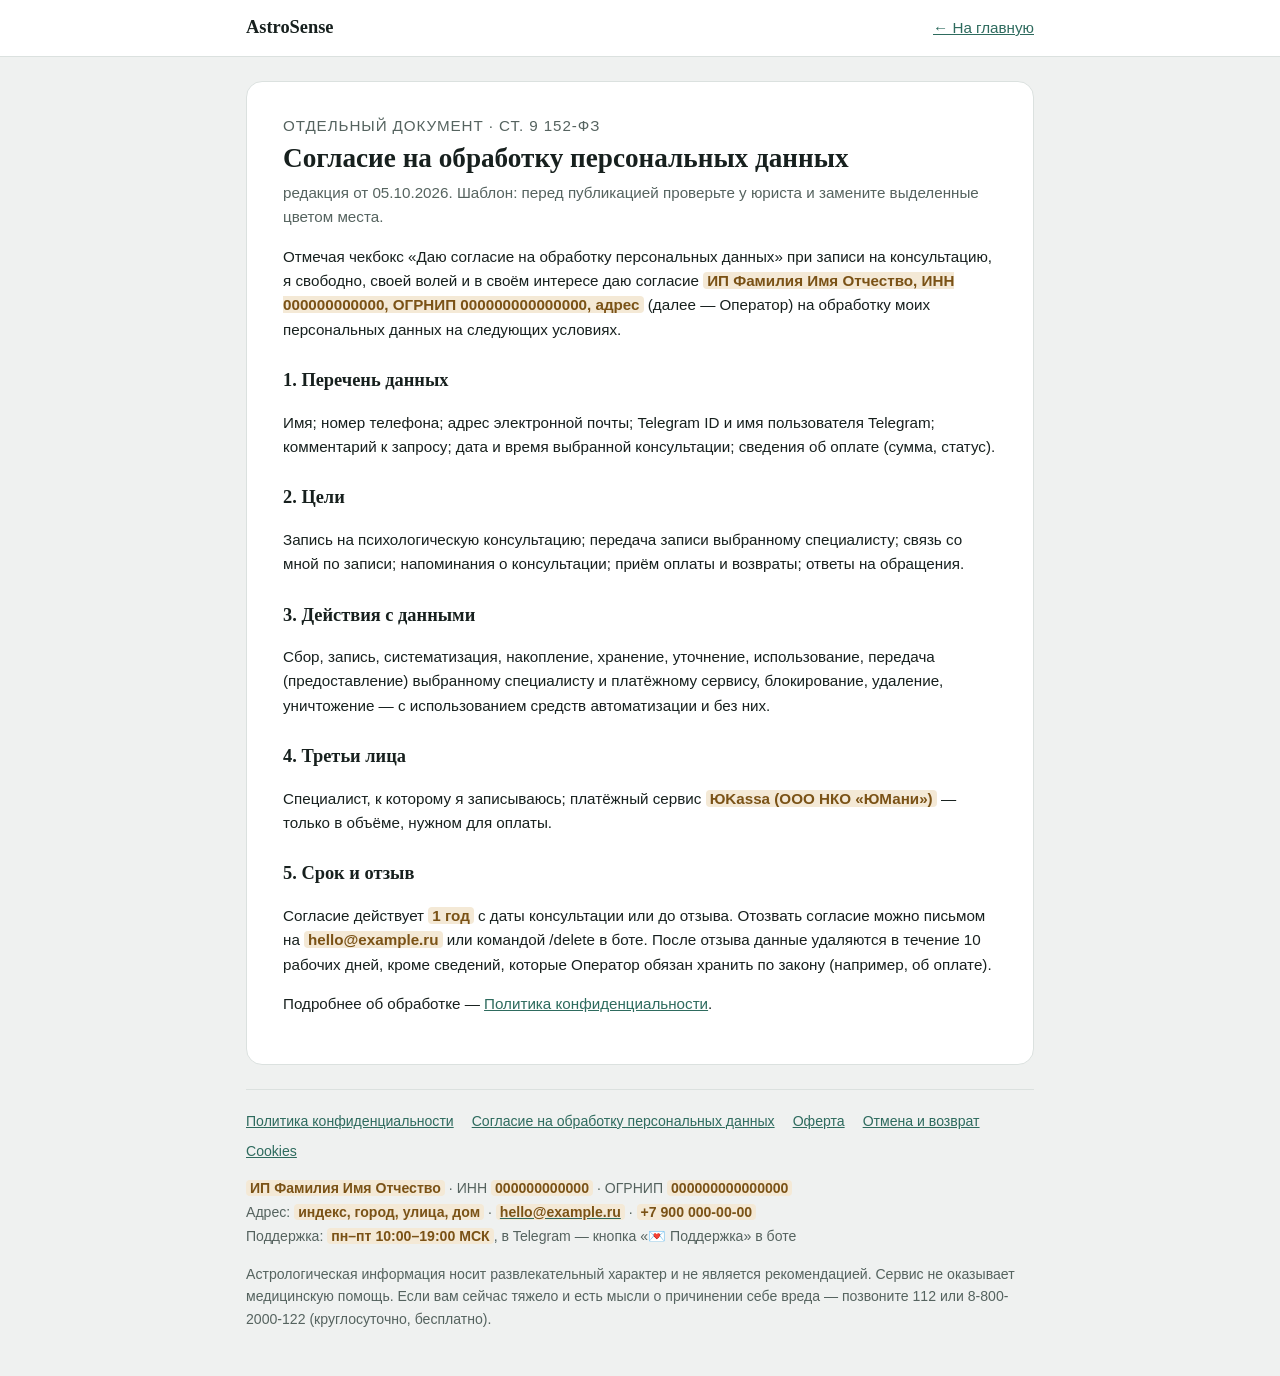
<file: consent.html>
<!doctype html>
<html lang="ru">
<head>
<meta charset="utf-8">
<meta name="viewport" content="width=device-width, initial-scale=1">
<title>Согласие на обработку персональных данных — AstroSense</title>
<link rel="stylesheet" href="legal.css">
</head>
<body>
<a class="skip" href="#doc">К тексту документа</a>
<header class="site-head"><div class="wrap">
  <a class="brand" href="./">AstroSense</a>
  <a class="back" href="./">← На главную</a>
</div></header>
<main id="doc" class="wrap">
<article class="doc">
<p class="eyebrow">Отдельный документ · ст. 9 152-ФЗ</p>
<h1>Согласие на обработку персональных данных</h1>
<p class="meta">редакция от 05.10.2026. Шаблон: перед публикацией проверьте у юриста и замените выделенные цветом места.</p>
<p>Отмечая чекбокс «Даю согласие на обработку персональных данных» при записи на консультацию, я свободно,
своей волей и в своём интересе даю согласие <mark>ИП Фамилия Имя Отчество, ИНН 000000000000, ОГРНИП 000000000000000, адрес</mark> (далее — Оператор) на обработку моих персональных данных
на следующих условиях.</p>

<h2>1. Перечень данных</h2>
<p>Имя; номер телефона; адрес электронной почты; Telegram ID и имя пользователя Telegram; комментарий к запросу;
дата и время выбранной консультации; сведения об оплате (сумма, статус).</p>

<h2>2. Цели</h2>
<p>Запись на психологическую консультацию; передача записи выбранному специалисту; связь со мной по записи;
напоминания о консультации; приём оплаты и возвраты; ответы на обращения.</p>

<h2>3. Действия с данными</h2>
<p>Сбор, запись, систематизация, накопление, хранение, уточнение, использование, передача (предоставление)
выбранному специалисту и платёжному сервису, блокирование, удаление, уничтожение — с использованием средств
автоматизации и без них.</p>

<h2>4. Третьи лица</h2>
<p>Специалист, к которому я записываюсь; платёжный сервис <mark>ЮKassa (ООО НКО «ЮМани»)</mark> —
только в объёме, нужном для оплаты.</p>

<h2>5. Срок и отзыв</h2>
<p>Согласие действует <mark>1 год</mark> с даты консультации или до отзыва. Отозвать согласие можно письмом на
<mark>hello@example.ru</mark> или командой /delete в боте. После отзыва данные удаляются в течение 10 рабочих дней,
кроме сведений, которые Оператор обязан хранить по закону (например, об оплате).</p>

<p>Подробнее об обработке — <a href="privacy.html">Политика конфиденциальности</a>.</p>
</article>
</main>
<div class="wrap">
<footer class="site-foot">
  <nav class="doc-links" aria-label="Документы">
    <a href="privacy.html">Политика конфиденциальности</a>
    <a href="consent.html">Согласие на обработку персональных данных</a>
    <a href="terms.html">Оферта</a>
    <a href="refund.html">Отмена и возврат</a>
    <a href="cookies.html">Cookies</a>
  </nav>
  <p class="company">
    <mark>ИП Фамилия Имя Отчество</mark> · ИНН <mark>000000000000</mark> · ОГРНИП <mark>000000000000000</mark><br>
    Адрес: <mark>индекс, город, улица, дом</mark> · <a href="mailto:hello@example.ru"><mark>hello@example.ru</mark></a> ·
    <mark>+7 900 000-00-00</mark><br>
    Поддержка: <mark>пн–пт 10:00–19:00 МСК</mark>, в Telegram — кнопка «💌 Поддержка» в боте
  </p>
  <p>Астрологическая информация носит развлекательный характер и не является рекомендацией.
  Сервис не оказывает медицинскую помощь. Если вам сейчас тяжело и есть мысли о причинении себе вреда —
  позвоните 112 или 8-800-2000-122 (круглосуточно, бесплатно).</p>
</footer>
</div>
</body>
</html>
</file>
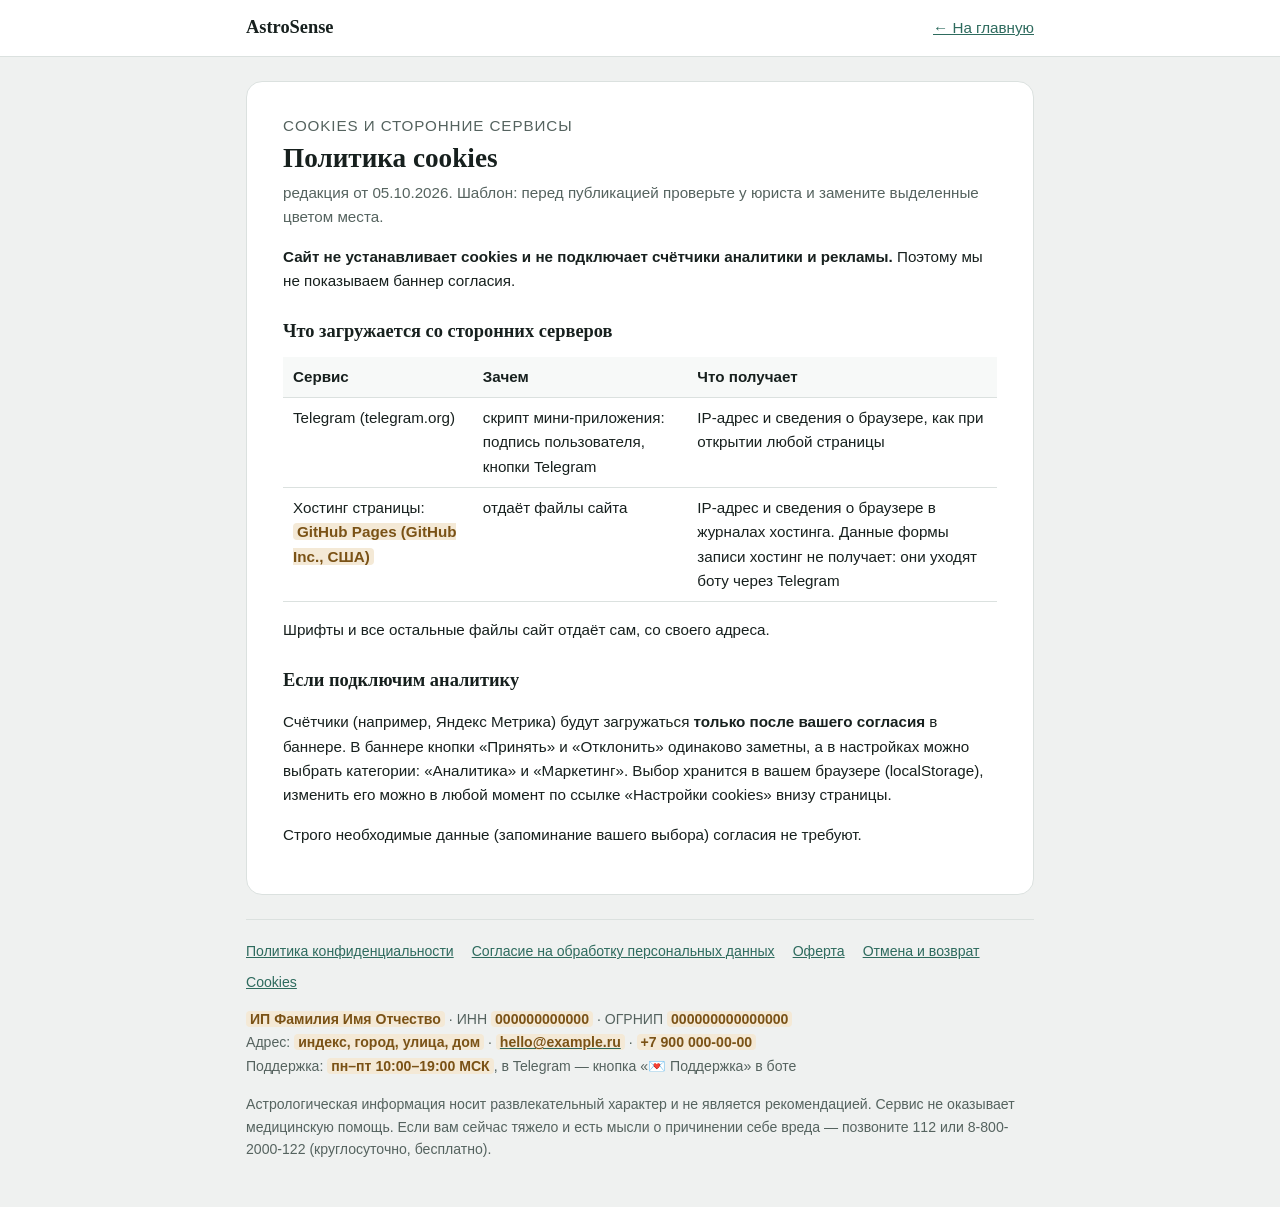
<file: cookies.html>
<!doctype html>
<html lang="ru">
<head>
<meta charset="utf-8">
<meta name="viewport" content="width=device-width, initial-scale=1">
<title>Политика cookies — AstroSense</title>
<link rel="stylesheet" href="legal.css">
</head>
<body>
<a class="skip" href="#doc">К тексту документа</a>
<header class="site-head"><div class="wrap">
  <a class="brand" href="./">AstroSense</a>
  <a class="back" href="./">← На главную</a>
</div></header>
<main id="doc" class="wrap">
<article class="doc">
<p class="eyebrow">Cookies и сторонние сервисы</p>
<h1>Политика cookies</h1>
<p class="meta">редакция от 05.10.2026. Шаблон: перед публикацией проверьте у юриста и замените выделенные цветом места.</p>
<p><b>Сайт не устанавливает cookies и не подключает счётчики аналитики и рекламы.</b>
Поэтому мы не показываем баннер согласия.</p>

<h2>Что загружается со сторонних серверов</h2>
<table>
<thead><tr><th>Сервис</th><th>Зачем</th><th>Что получает</th></tr></thead>
<tbody>
<tr><td data-label="Сервис">Telegram (telegram.org)</td><td data-label="Зачем">скрипт мини-приложения: подпись пользователя, кнопки Telegram</td><td data-label="Что получает">IP-адрес и сведения о браузере, как при открытии любой страницы</td></tr>
<tr><td data-label="Сервис">Хостинг страницы: <mark>GitHub Pages (GitHub Inc., США)</mark></td><td data-label="Зачем">отдаёт файлы сайта</td><td data-label="Что получает">IP-адрес и сведения о браузере в журналах хостинга. Данные формы записи хостинг не получает: они уходят боту через Telegram</td></tr>
</tbody>
</table>
<p>Шрифты и все остальные файлы сайт отдаёт сам, со своего адреса.</p>

<h2>Если подключим аналитику</h2>
<p>Счётчики (например, Яндекс Метрика) будут загружаться <b>только после вашего согласия</b> в баннере.
В баннере кнопки «Принять» и «Отклонить» одинаково заметны, а в настройках можно выбрать категории:
«Аналитика» и «Маркетинг». Выбор хранится в вашем браузере (localStorage), изменить его можно в любой момент
по ссылке «Настройки cookies» внизу страницы.</p>
<p>Строго необходимые данные (запоминание вашего выбора) согласия не требуют.</p>
</article>
</main>
<div class="wrap">
<footer class="site-foot">
  <nav class="doc-links" aria-label="Документы">
    <a href="privacy.html">Политика конфиденциальности</a>
    <a href="consent.html">Согласие на обработку персональных данных</a>
    <a href="terms.html">Оферта</a>
    <a href="refund.html">Отмена и возврат</a>
    <a href="cookies.html">Cookies</a>
  </nav>
  <p class="company">
    <mark>ИП Фамилия Имя Отчество</mark> · ИНН <mark>000000000000</mark> · ОГРНИП <mark>000000000000000</mark><br>
    Адрес: <mark>индекс, город, улица, дом</mark> · <a href="mailto:hello@example.ru"><mark>hello@example.ru</mark></a> ·
    <mark>+7 900 000-00-00</mark><br>
    Поддержка: <mark>пн–пт 10:00–19:00 МСК</mark>, в Telegram — кнопка «💌 Поддержка» в боте
  </p>
  <p>Астрологическая информация носит развлекательный характер и не является рекомендацией.
  Сервис не оказывает медицинскую помощь. Если вам сейчас тяжело и есть мысли о причинении себе вреда —
  позвоните 112 или 8-800-2000-122 (круглосуточно, бесплатно).</p>
</footer>
</div>
</body>
</html>
</file>
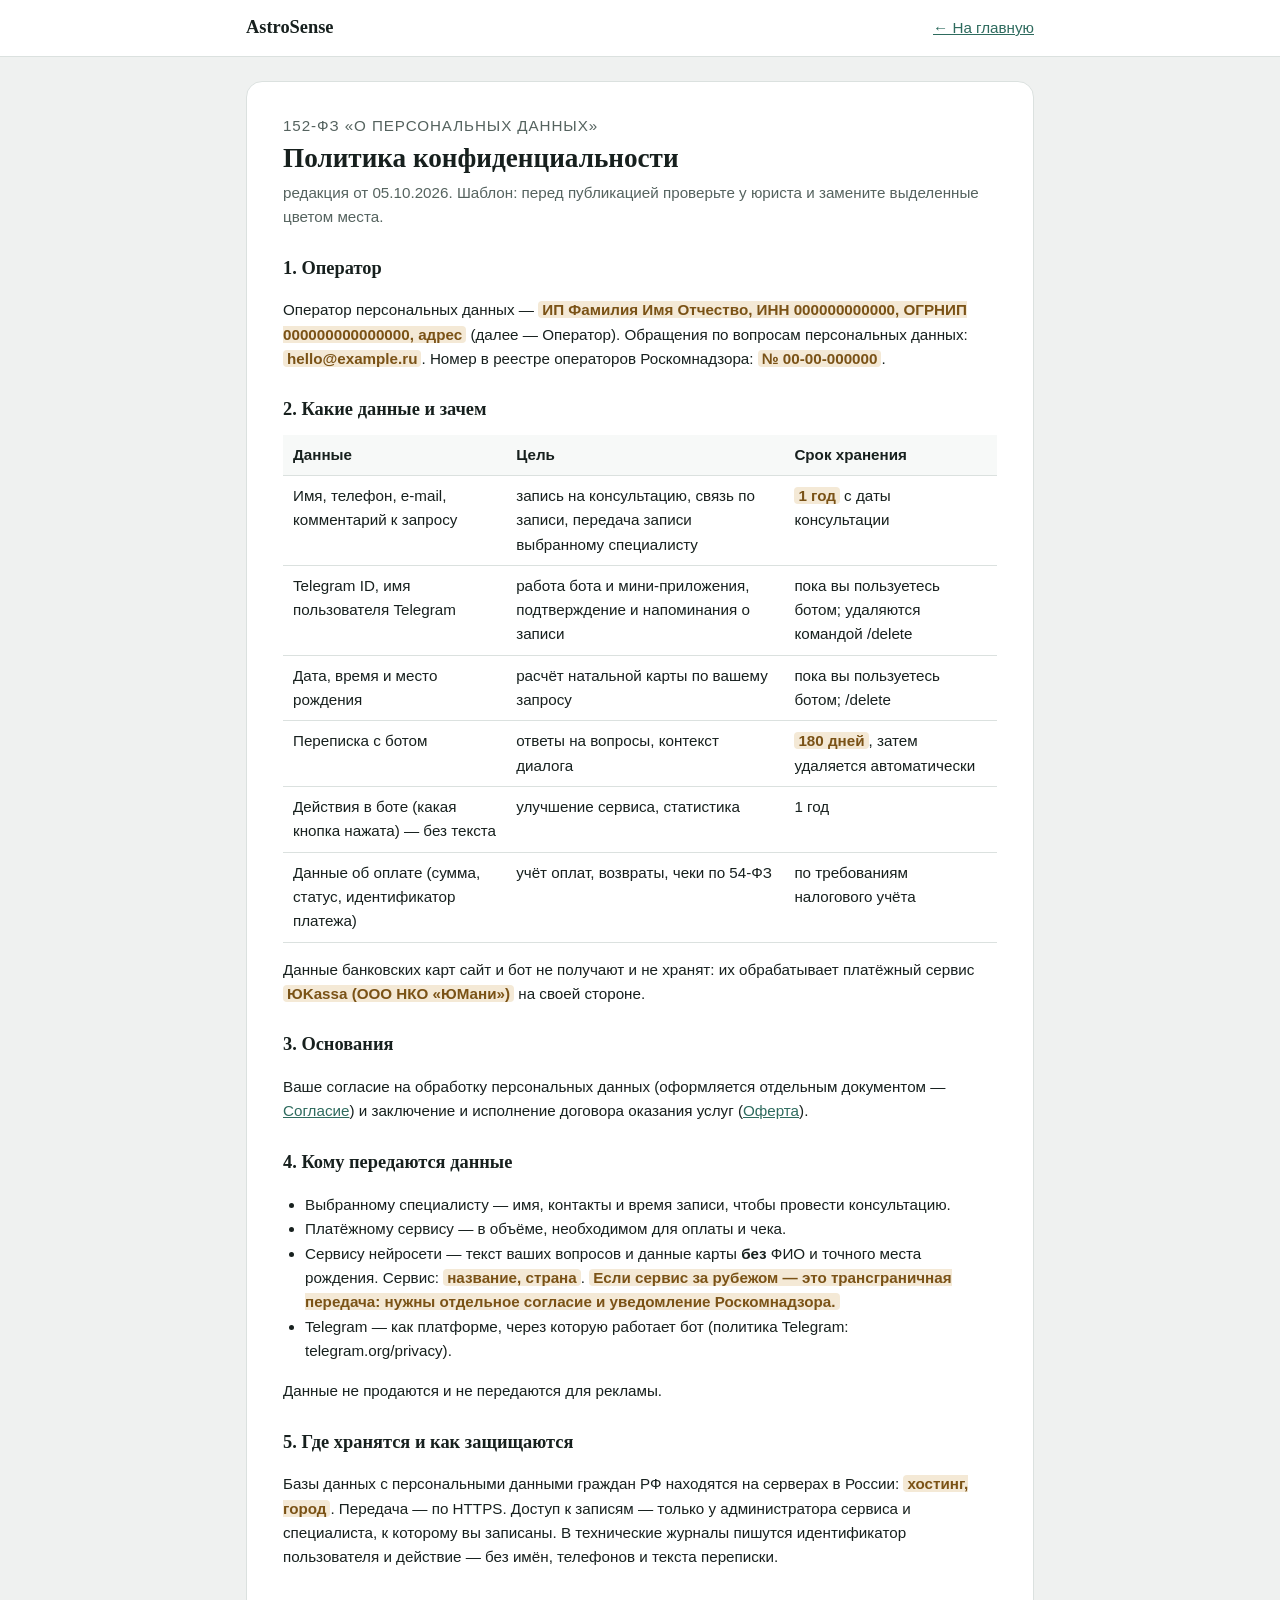
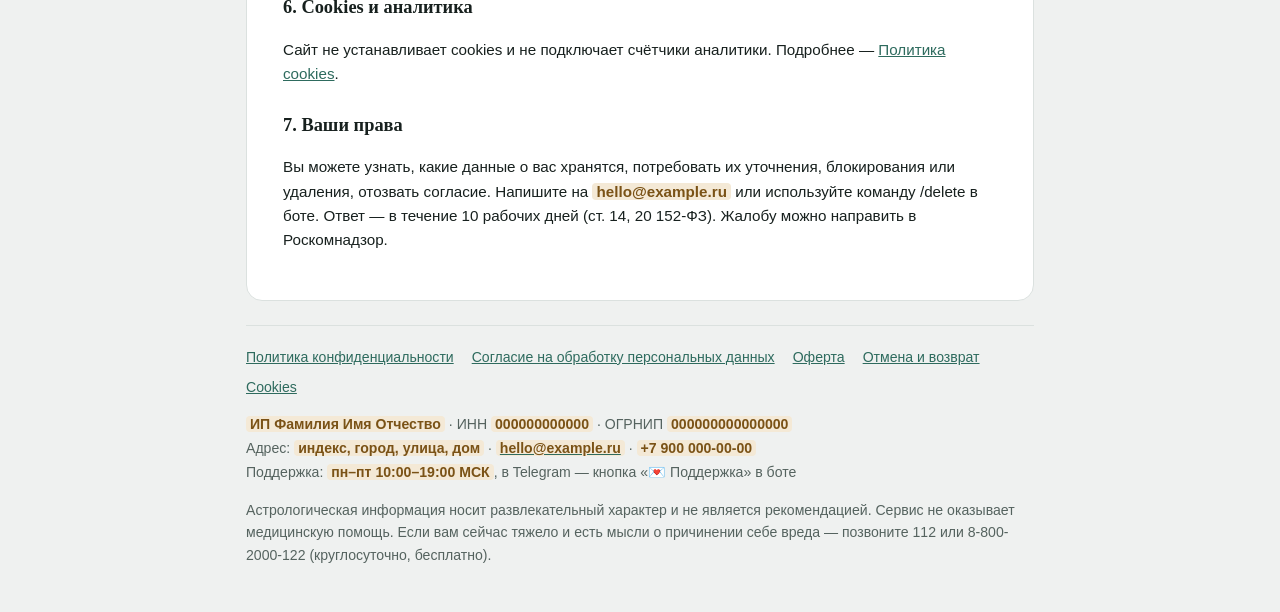
<file: privacy.html>
<!doctype html>
<html lang="ru">
<head>
<meta charset="utf-8">
<meta name="viewport" content="width=device-width, initial-scale=1">
<title>Политика конфиденциальности — AstroSense</title>
<link rel="stylesheet" href="legal.css">
</head>
<body>
<a class="skip" href="#doc">К тексту документа</a>
<header class="site-head"><div class="wrap">
  <a class="brand" href="./">AstroSense</a>
  <a class="back" href="./">← На главную</a>
</div></header>
<main id="doc" class="wrap">
<article class="doc">
<p class="eyebrow">152-ФЗ «О персональных данных»</p>
<h1>Политика конфиденциальности</h1>
<p class="meta">редакция от 05.10.2026. Шаблон: перед публикацией проверьте у юриста и замените выделенные цветом места.</p>
<h2>1. Оператор</h2>
<p>Оператор персональных данных — <mark>ИП Фамилия Имя Отчество, ИНН 000000000000, ОГРНИП 000000000000000, адрес</mark> (далее — Оператор). Обращения по вопросам персональных данных:
<mark>hello@example.ru</mark>. Номер в реестре операторов Роскомнадзора: <mark>№ 00-00-000000</mark>.</p>

<h2>2. Какие данные и зачем</h2>
<table>
<thead><tr><th>Данные</th><th>Цель</th><th>Срок хранения</th></tr></thead>
<tbody>
<tr><td data-label="Данные">Имя, телефон, e-mail, комментарий к запросу</td><td data-label="Цель">запись на консультацию, связь по записи, передача записи выбранному специалисту</td><td data-label="Срок хранения"><mark>1 год</mark> с даты консультации</td></tr>
<tr><td data-label="Данные">Telegram ID, имя пользователя Telegram</td><td data-label="Цель">работа бота и мини-приложения, подтверждение и напоминания о записи</td><td data-label="Срок хранения">пока вы пользуетесь ботом; удаляются командой /delete</td></tr>
<tr><td data-label="Данные">Дата, время и место рождения</td><td data-label="Цель">расчёт натальной карты по вашему запросу</td><td data-label="Срок хранения">пока вы пользуетесь ботом; /delete</td></tr>
<tr><td data-label="Данные">Переписка с ботом</td><td data-label="Цель">ответы на вопросы, контекст диалога</td><td data-label="Срок хранения"><mark>180 дней</mark>, затем удаляется автоматически</td></tr>
<tr><td data-label="Данные">Действия в боте (какая кнопка нажата) — без текста</td><td data-label="Цель">улучшение сервиса, статистика</td><td data-label="Срок хранения">1 год</td></tr>
<tr><td data-label="Данные">Данные об оплате (сумма, статус, идентификатор платежа)</td><td data-label="Цель">учёт оплат, возвраты, чеки по 54-ФЗ</td><td data-label="Срок хранения">по требованиям налогового учёта</td></tr>
</tbody>
</table>
<p>Данные банковских карт сайт и бот не получают и не хранят: их обрабатывает платёжный сервис
<mark>ЮKassa (ООО НКО «ЮМани»)</mark> на своей стороне.</p>

<h2>3. Основания</h2>
<p>Ваше согласие на обработку персональных данных (оформляется отдельным документом — <a href="consent.html">Согласие</a>)
и заключение и исполнение договора оказания услуг (<a href="terms.html">Оферта</a>).</p>

<h2>4. Кому передаются данные</h2>
<ul>
<li>Выбранному специалисту — имя, контакты и время записи, чтобы провести консультацию.</li>
<li>Платёжному сервису — в объёме, необходимом для оплаты и чека.</li>
<li>Сервису нейросети — текст ваших вопросов и данные карты <b>без</b> ФИО и точного места рождения.
Сервис: <mark>название, страна</mark>. <mark>Если сервис за рубежом — это трансграничная передача: нужны
отдельное согласие и уведомление Роскомнадзора.</mark></li>
<li>Telegram — как платформе, через которую работает бот (политика Telegram: telegram.org/privacy).</li>
</ul>
<p>Данные не продаются и не передаются для рекламы.</p>

<h2>5. Где хранятся и как защищаются</h2>
<p>Базы данных с персональными данными граждан РФ находятся на серверах в России: <mark>хостинг, город</mark>.
Передача — по HTTPS. Доступ к записям — только у администратора сервиса и специалиста, к которому вы записаны.
В технические журналы пишутся идентификатор пользователя и действие — без имён, телефонов и текста переписки.</p>

<h2>6. Cookies и аналитика</h2>
<p>Сайт не устанавливает cookies и не подключает счётчики аналитики. Подробнее — <a href="cookies.html">Политика cookies</a>.</p>

<h2>7. Ваши права</h2>
<p>Вы можете узнать, какие данные о вас хранятся, потребовать их уточнения, блокирования или удаления, отозвать
согласие. Напишите на <mark>hello@example.ru</mark> или используйте команду /delete в боте. Ответ — в течение 10 рабочих дней
(ст. 14, 20 152-ФЗ). Жалобу можно направить в Роскомнадзор.</p>
</article>
</main>
<div class="wrap">
<footer class="site-foot">
  <nav class="doc-links" aria-label="Документы">
    <a href="privacy.html">Политика конфиденциальности</a>
    <a href="consent.html">Согласие на обработку персональных данных</a>
    <a href="terms.html">Оферта</a>
    <a href="refund.html">Отмена и возврат</a>
    <a href="cookies.html">Cookies</a>
  </nav>
  <p class="company">
    <mark>ИП Фамилия Имя Отчество</mark> · ИНН <mark>000000000000</mark> · ОГРНИП <mark>000000000000000</mark><br>
    Адрес: <mark>индекс, город, улица, дом</mark> · <a href="mailto:hello@example.ru"><mark>hello@example.ru</mark></a> ·
    <mark>+7 900 000-00-00</mark><br>
    Поддержка: <mark>пн–пт 10:00–19:00 МСК</mark>, в Telegram — кнопка «💌 Поддержка» в боте
  </p>
  <p>Астрологическая информация носит развлекательный характер и не является рекомендацией.
  Сервис не оказывает медицинскую помощь. Если вам сейчас тяжело и есть мысли о причинении себе вреда —
  позвоните 112 или 8-800-2000-122 (круглосуточно, бесплатно).</p>
</footer>
</div>
</body>
</html>
</file>
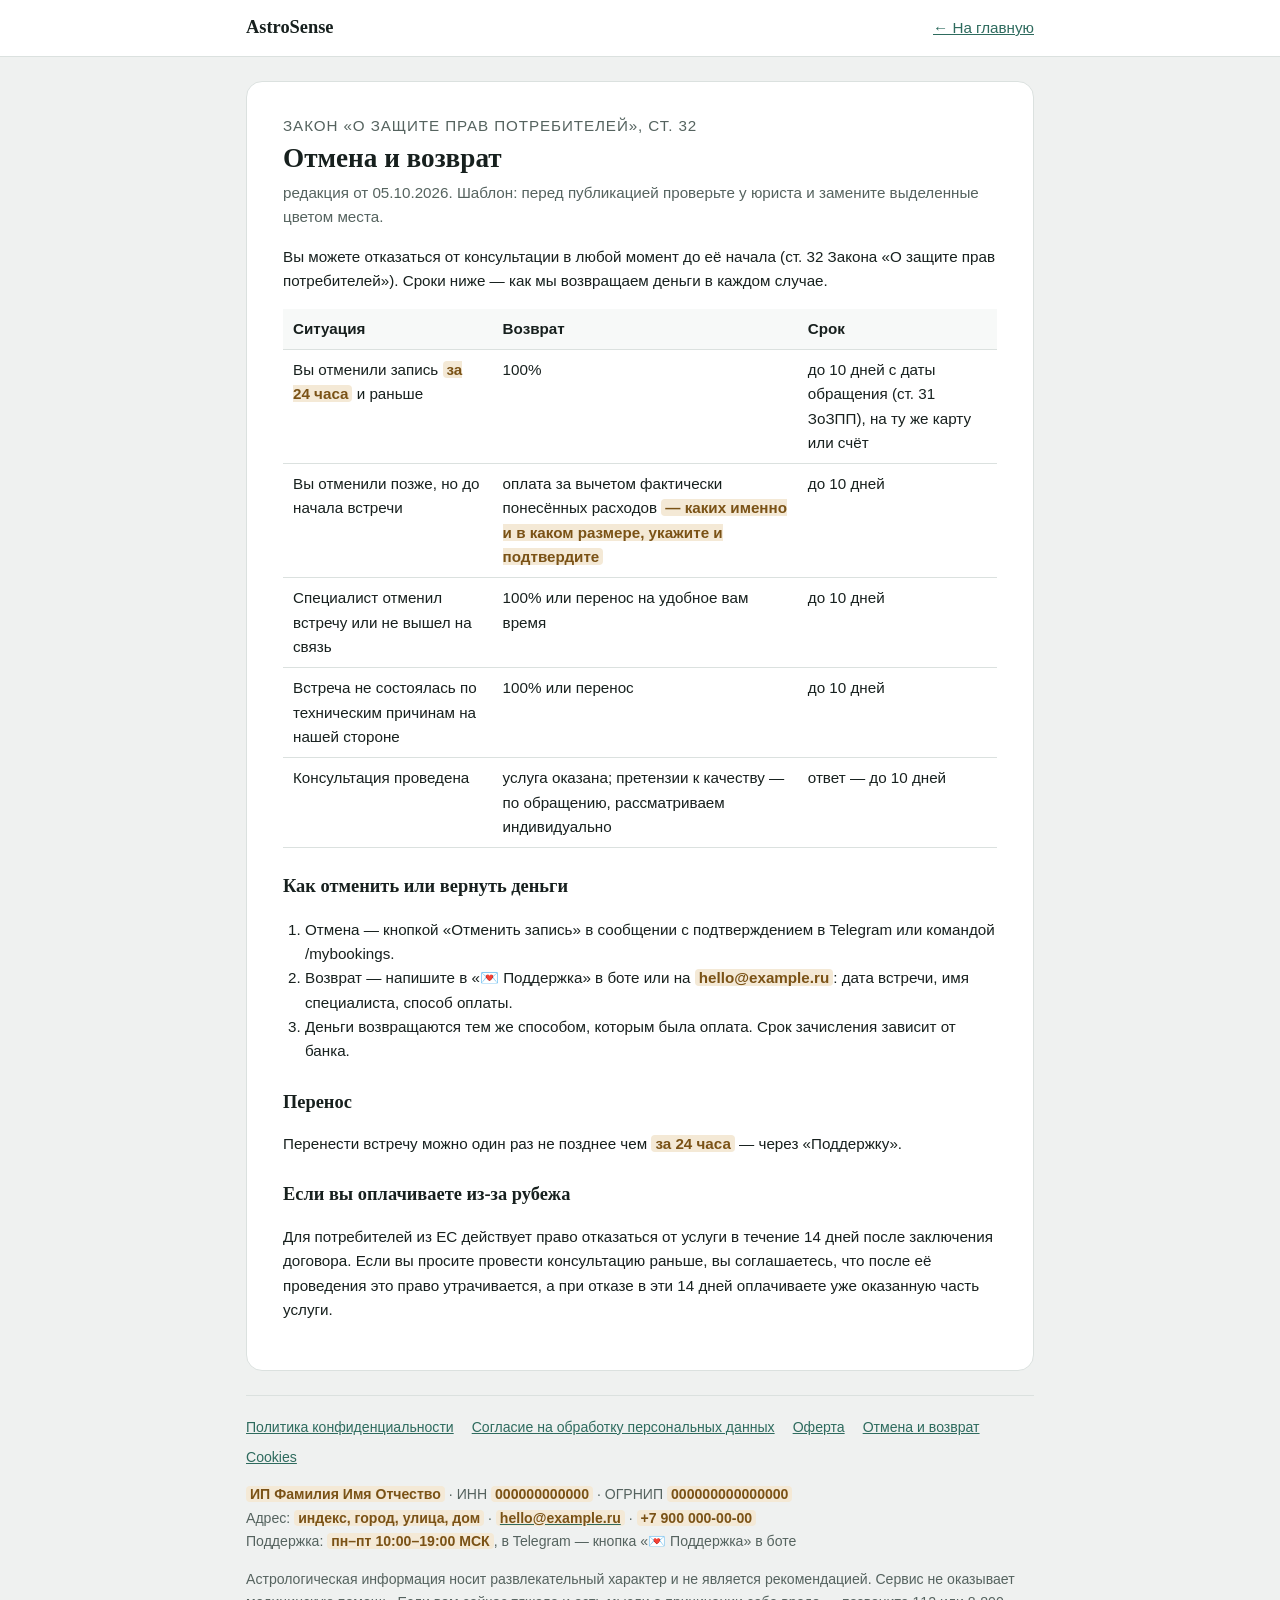
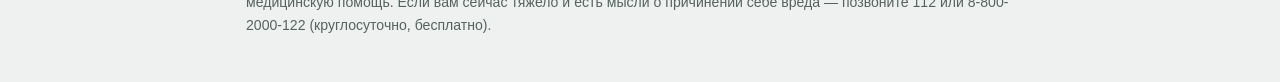
<file: refund.html>
<!doctype html>
<html lang="ru">
<head>
<meta charset="utf-8">
<meta name="viewport" content="width=device-width, initial-scale=1">
<title>Отмена и возврат — AstroSense</title>
<link rel="stylesheet" href="legal.css">
</head>
<body>
<a class="skip" href="#doc">К тексту документа</a>
<header class="site-head"><div class="wrap">
  <a class="brand" href="./">AstroSense</a>
  <a class="back" href="./">← На главную</a>
</div></header>
<main id="doc" class="wrap">
<article class="doc">
<p class="eyebrow">Закон «О защите прав потребителей», ст. 32</p>
<h1>Отмена и возврат</h1>
<p class="meta">редакция от 05.10.2026. Шаблон: перед публикацией проверьте у юриста и замените выделенные цветом места.</p>
<p>Вы можете отказаться от консультации в любой момент до её начала (ст. 32 Закона «О защите прав
потребителей»). Сроки ниже — как мы возвращаем деньги в каждом случае.</p>

<table>
<thead><tr><th>Ситуация</th><th>Возврат</th><th>Срок</th></tr></thead>
<tbody>
<tr><td data-label="Ситуация">Вы отменили запись <mark>за 24 часа</mark> и раньше</td><td data-label="Возврат">100%</td><td data-label="Срок">до 10 дней с даты обращения (ст. 31 ЗоЗПП), на ту же карту или счёт</td></tr>
<tr><td data-label="Ситуация">Вы отменили позже, но до начала встречи</td><td data-label="Возврат">оплата за вычетом фактически понесённых расходов <mark>— каких именно и в каком размере, укажите и подтвердите</mark></td><td data-label="Срок">до 10 дней</td></tr>
<tr><td data-label="Ситуация">Специалист отменил встречу или не вышел на связь</td><td data-label="Возврат">100% или перенос на удобное вам время</td><td data-label="Срок">до 10 дней</td></tr>
<tr><td data-label="Ситуация">Встреча не состоялась по техническим причинам на нашей стороне</td><td data-label="Возврат">100% или перенос</td><td data-label="Срок">до 10 дней</td></tr>
<tr><td data-label="Ситуация">Консультация проведена</td><td data-label="Возврат">услуга оказана; претензии к качеству — по обращению, рассматриваем индивидуально</td><td data-label="Срок">ответ — до 10 дней</td></tr>
</tbody>
</table>

<h2>Как отменить или вернуть деньги</h2>
<ol>
<li>Отмена — кнопкой «Отменить запись» в сообщении с подтверждением в Telegram или командой /mybookings.</li>
<li>Возврат — напишите в «💌 Поддержка» в боте или на <mark>hello@example.ru</mark>: дата встречи, имя специалиста, способ оплаты.</li>
<li>Деньги возвращаются тем же способом, которым была оплата. Срок зачисления зависит от банка.</li>
</ol>

<h2>Перенос</h2>
<p>Перенести встречу можно один раз не позднее чем <mark>за 24 часа</mark> — через «Поддержку».</p>

<h2>Если вы оплачиваете из-за рубежа</h2>
<p>Для потребителей из ЕС действует право отказаться от услуги в течение 14 дней после заключения договора.
Если вы просите провести консультацию раньше, вы соглашаетесь, что после её проведения это право утрачивается,
а при отказе в эти 14 дней оплачиваете уже оказанную часть услуги.</p>
</article>
</main>
<div class="wrap">
<footer class="site-foot">
  <nav class="doc-links" aria-label="Документы">
    <a href="privacy.html">Политика конфиденциальности</a>
    <a href="consent.html">Согласие на обработку персональных данных</a>
    <a href="terms.html">Оферта</a>
    <a href="refund.html">Отмена и возврат</a>
    <a href="cookies.html">Cookies</a>
  </nav>
  <p class="company">
    <mark>ИП Фамилия Имя Отчество</mark> · ИНН <mark>000000000000</mark> · ОГРНИП <mark>000000000000000</mark><br>
    Адрес: <mark>индекс, город, улица, дом</mark> · <a href="mailto:hello@example.ru"><mark>hello@example.ru</mark></a> ·
    <mark>+7 900 000-00-00</mark><br>
    Поддержка: <mark>пн–пт 10:00–19:00 МСК</mark>, в Telegram — кнопка «💌 Поддержка» в боте
  </p>
  <p>Астрологическая информация носит развлекательный характер и не является рекомендацией.
  Сервис не оказывает медицинскую помощь. Если вам сейчас тяжело и есть мысли о причинении себе вреда —
  позвоните 112 или 8-800-2000-122 (круглосуточно, бесплатно).</p>
</footer>
</div>
</body>
</html>
</file>
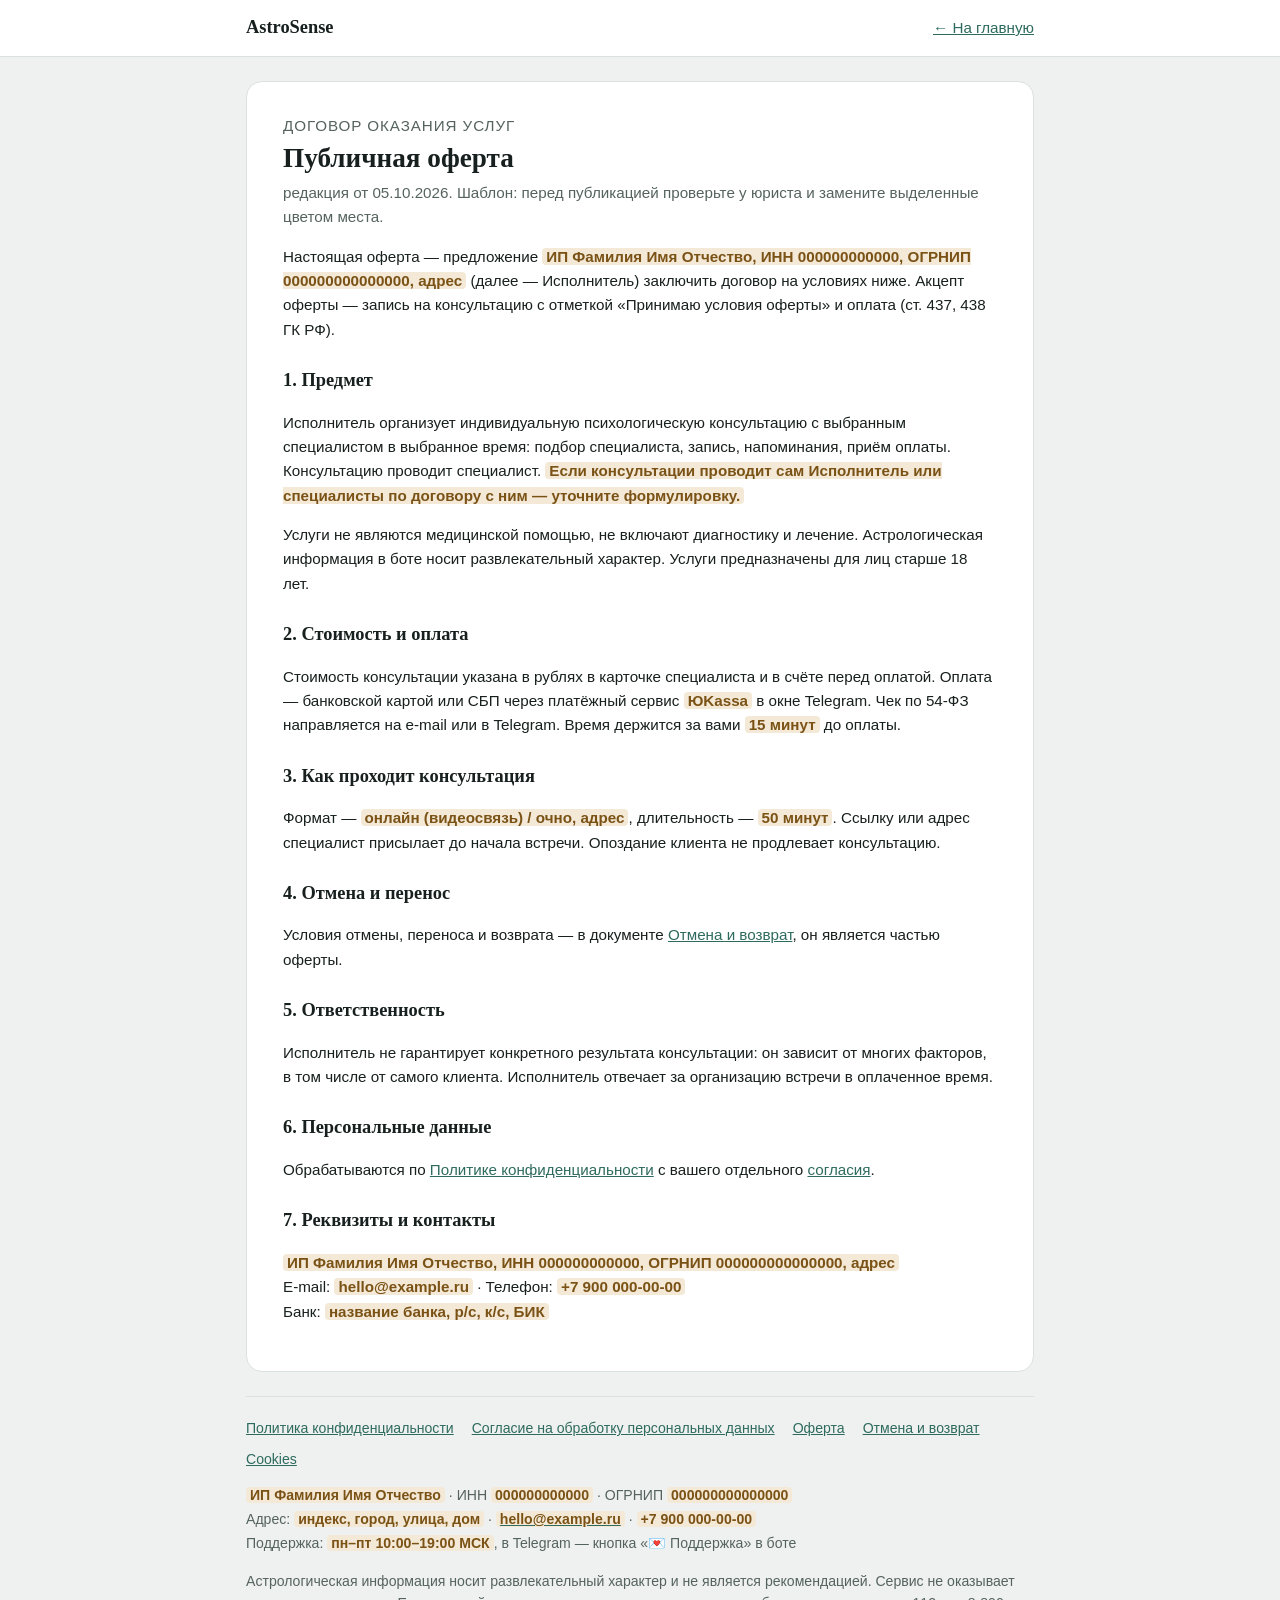
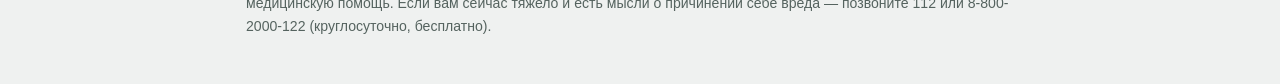
<file: terms.html>
<!doctype html>
<html lang="ru">
<head>
<meta charset="utf-8">
<meta name="viewport" content="width=device-width, initial-scale=1">
<title>Публичная оферта — AstroSense</title>
<link rel="stylesheet" href="legal.css">
</head>
<body>
<a class="skip" href="#doc">К тексту документа</a>
<header class="site-head"><div class="wrap">
  <a class="brand" href="./">AstroSense</a>
  <a class="back" href="./">← На главную</a>
</div></header>
<main id="doc" class="wrap">
<article class="doc">
<p class="eyebrow">Договор оказания услуг</p>
<h1>Публичная оферта</h1>
<p class="meta">редакция от 05.10.2026. Шаблон: перед публикацией проверьте у юриста и замените выделенные цветом места.</p>
<p>Настоящая оферта — предложение <mark>ИП Фамилия Имя Отчество, ИНН 000000000000, ОГРНИП 000000000000000, адрес</mark> (далее — Исполнитель) заключить договор на условиях ниже.
Акцепт оферты — запись на консультацию с отметкой «Принимаю условия оферты» и оплата (ст. 437, 438 ГК РФ).</p>

<h2>1. Предмет</h2>
<p>Исполнитель организует индивидуальную психологическую консультацию с выбранным специалистом в выбранное
время: подбор специалиста, запись, напоминания, приём оплаты. Консультацию проводит специалист.
<mark>Если консультации проводит сам Исполнитель или специалисты по договору с ним — уточните формулировку.</mark></p>
<p>Услуги не являются медицинской помощью, не включают диагностику и лечение. Астрологическая информация в боте
носит развлекательный характер. Услуги предназначены для лиц старше 18 лет.</p>

<h2>2. Стоимость и оплата</h2>
<p>Стоимость консультации указана в рублях в карточке специалиста и в счёте перед оплатой. Оплата — банковской
картой или СБП через платёжный сервис <mark>ЮKassa</mark> в окне Telegram. Чек по 54-ФЗ направляется
на e-mail или в Telegram. Время держится за вами <mark>15 минут</mark> до оплаты.</p>

<h2>3. Как проходит консультация</h2>
<p>Формат — <mark>онлайн (видеосвязь) / очно, адрес</mark>, длительность — <mark>50 минут</mark>.
Ссылку или адрес специалист присылает до начала встречи. Опоздание клиента не продлевает консультацию.</p>

<h2>4. Отмена и перенос</h2>
<p>Условия отмены, переноса и возврата — в документе <a href="refund.html">Отмена и возврат</a>, он является
частью оферты.</p>

<h2>5. Ответственность</h2>
<p>Исполнитель не гарантирует конкретного результата консультации: он зависит от многих факторов,
в том числе от самого клиента. Исполнитель отвечает за организацию встречи в оплаченное время.</p>

<h2>6. Персональные данные</h2>
<p>Обрабатываются по <a href="privacy.html">Политике конфиденциальности</a> с вашего отдельного
<a href="consent.html">согласия</a>.</p>

<h2>7. Реквизиты и контакты</h2>
<p><mark>ИП Фамилия Имя Отчество, ИНН 000000000000, ОГРНИП 000000000000000, адрес</mark><br>E-mail: <mark>hello@example.ru</mark> · Телефон: <mark>+7 900 000-00-00</mark><br>
Банк: <mark>название банка, р/с, к/с, БИК</mark></p>
</article>
</main>
<div class="wrap">
<footer class="site-foot">
  <nav class="doc-links" aria-label="Документы">
    <a href="privacy.html">Политика конфиденциальности</a>
    <a href="consent.html">Согласие на обработку персональных данных</a>
    <a href="terms.html">Оферта</a>
    <a href="refund.html">Отмена и возврат</a>
    <a href="cookies.html">Cookies</a>
  </nav>
  <p class="company">
    <mark>ИП Фамилия Имя Отчество</mark> · ИНН <mark>000000000000</mark> · ОГРНИП <mark>000000000000000</mark><br>
    Адрес: <mark>индекс, город, улица, дом</mark> · <a href="mailto:hello@example.ru"><mark>hello@example.ru</mark></a> ·
    <mark>+7 900 000-00-00</mark><br>
    Поддержка: <mark>пн–пт 10:00–19:00 МСК</mark>, в Telegram — кнопка «💌 Поддержка» в боте
  </p>
  <p>Астрологическая информация носит развлекательный характер и не является рекомендацией.
  Сервис не оказывает медицинскую помощь. Если вам сейчас тяжело и есть мысли о причинении себе вреда —
  позвоните 112 или 8-800-2000-122 (круглосуточно, бесплатно).</p>
</footer>
</div>
</body>
</html>
</file>
<file: legal.css>
/* Юридические страницы AstroSense: те же цвета, что у главной, без внешних шрифтов. */
:root {
  --bg: #EFF1F0; --surface: #FFFFFF; --surface-2: #F7F9F8; --ink: #17201E; --muted: #55635F;
  --line: #DBE1DF; --accent: #2E6B5E; --warm: #7A5216; --warm-soft: #F4E9D6;
  --display: Georgia, "Times New Roman", serif;
  --body: -apple-system, BlinkMacSystemFont, "Segoe UI", Roboto, "Helvetica Neue", Arial, sans-serif;
}
@media (prefers-color-scheme: dark) {
  :root { --bg: #121715; --surface: #1A211F; --surface-2: #202826; --ink: #E8EDEB; --muted: #A7B5B0;
          --line: #2C3633; --accent: #74C0A9; --warm: #E3B670; --warm-soft: #2E2619; color-scheme: dark; }
}
* { box-sizing: border-box; }
body { margin: 0; background: var(--bg); color: var(--ink); font-family: var(--body); line-height: 1.6; }
.wrap { max-width: 820px; margin: 0 auto; padding-inline: 16px; }
a { color: var(--accent); }
:focus-visible { outline: 2px solid var(--accent); outline-offset: 2px; border-radius: 4px; }
.skip { position: absolute; left: -9999px; }
.skip:focus { left: 16px; top: 8px; background: var(--surface); padding: 8px 12px; z-index: 10; }
.site-head { border-bottom: 1px solid var(--line); background: var(--surface); }
.site-head .wrap { display: flex; justify-content: space-between; align-items: center; min-height: 56px; }
.brand { font-family: var(--display); font-weight: 700; font-size: 1.15rem; color: var(--ink); text-decoration: none; }
.back { font-size: .95rem; }
.doc { background: var(--surface); border: 1px solid var(--line); border-radius: 16px; padding: 24px 20px; margin: 24px 0; }
.doc h1 { font-family: var(--display); font-size: 1.7rem; line-height: 1.2; margin: 4px 0 6px; }
.doc h2 { font-family: var(--display); font-size: 1.15rem; margin: 24px 0 6px; }
.eyebrow { margin: 0; font-size: .78rem; letter-spacing: .06em; text-transform: uppercase; color: var(--muted); }
.meta { color: var(--muted); font-size: .9rem; margin-top: 0; }
.doc p, .doc li, .doc td, .doc th { font-size: .95rem; }
.doc ul, .doc ol { padding-left: 22px; }
table { width: 100%; border-collapse: collapse; margin: 10px 0; }
th, td { text-align: left; vertical-align: top; padding: 8px 10px; border-bottom: 1px solid var(--line); }
th { background: var(--surface-2); font-weight: 600; }
mark { background: var(--warm-soft); color: var(--warm); padding: 0 4px; border-radius: 4px; font-weight: 600; }
.site-foot { border-top: 1px solid var(--line); padding: 20px 0 32px; color: var(--muted); font-size: .88rem; }
.doc-links { display: flex; flex-wrap: wrap; gap: 8px 18px; margin-bottom: 10px; }
.company { line-height: 1.7; }
@media (min-width: 720px) { .doc { padding: 32px 36px; } }
@media (max-width: 599px) {
  table, tbody, tr, td { display: block; width: 100%; }
  thead { position: absolute; left: -9999px; }
  tr { border: 1px solid var(--line); border-radius: 12px; padding: 6px 12px; margin-bottom: 10px; }
  td { border: none; padding: 4px 0; }
  td::before { content: attr(data-label); display: block; font-size: .78rem; color: var(--muted);
               text-transform: uppercase; letter-spacing: .04em; }
}
</file>
